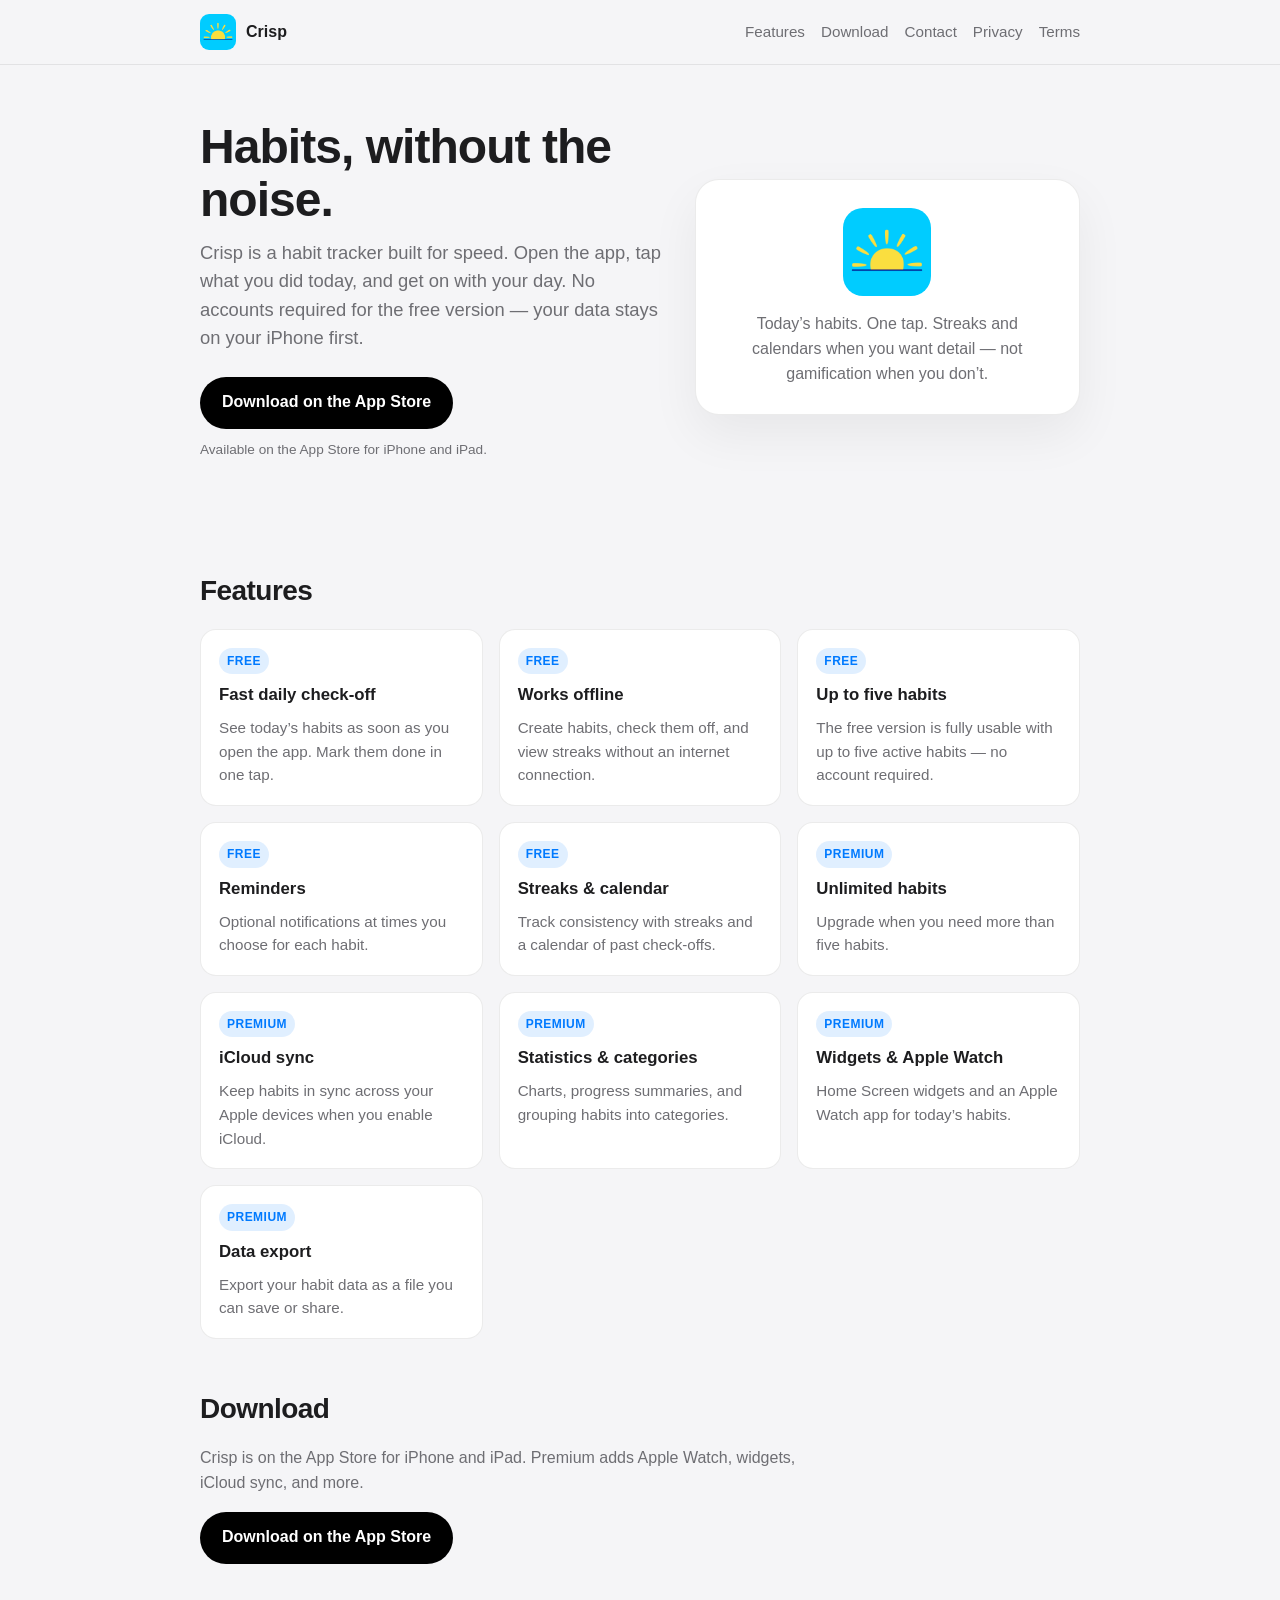
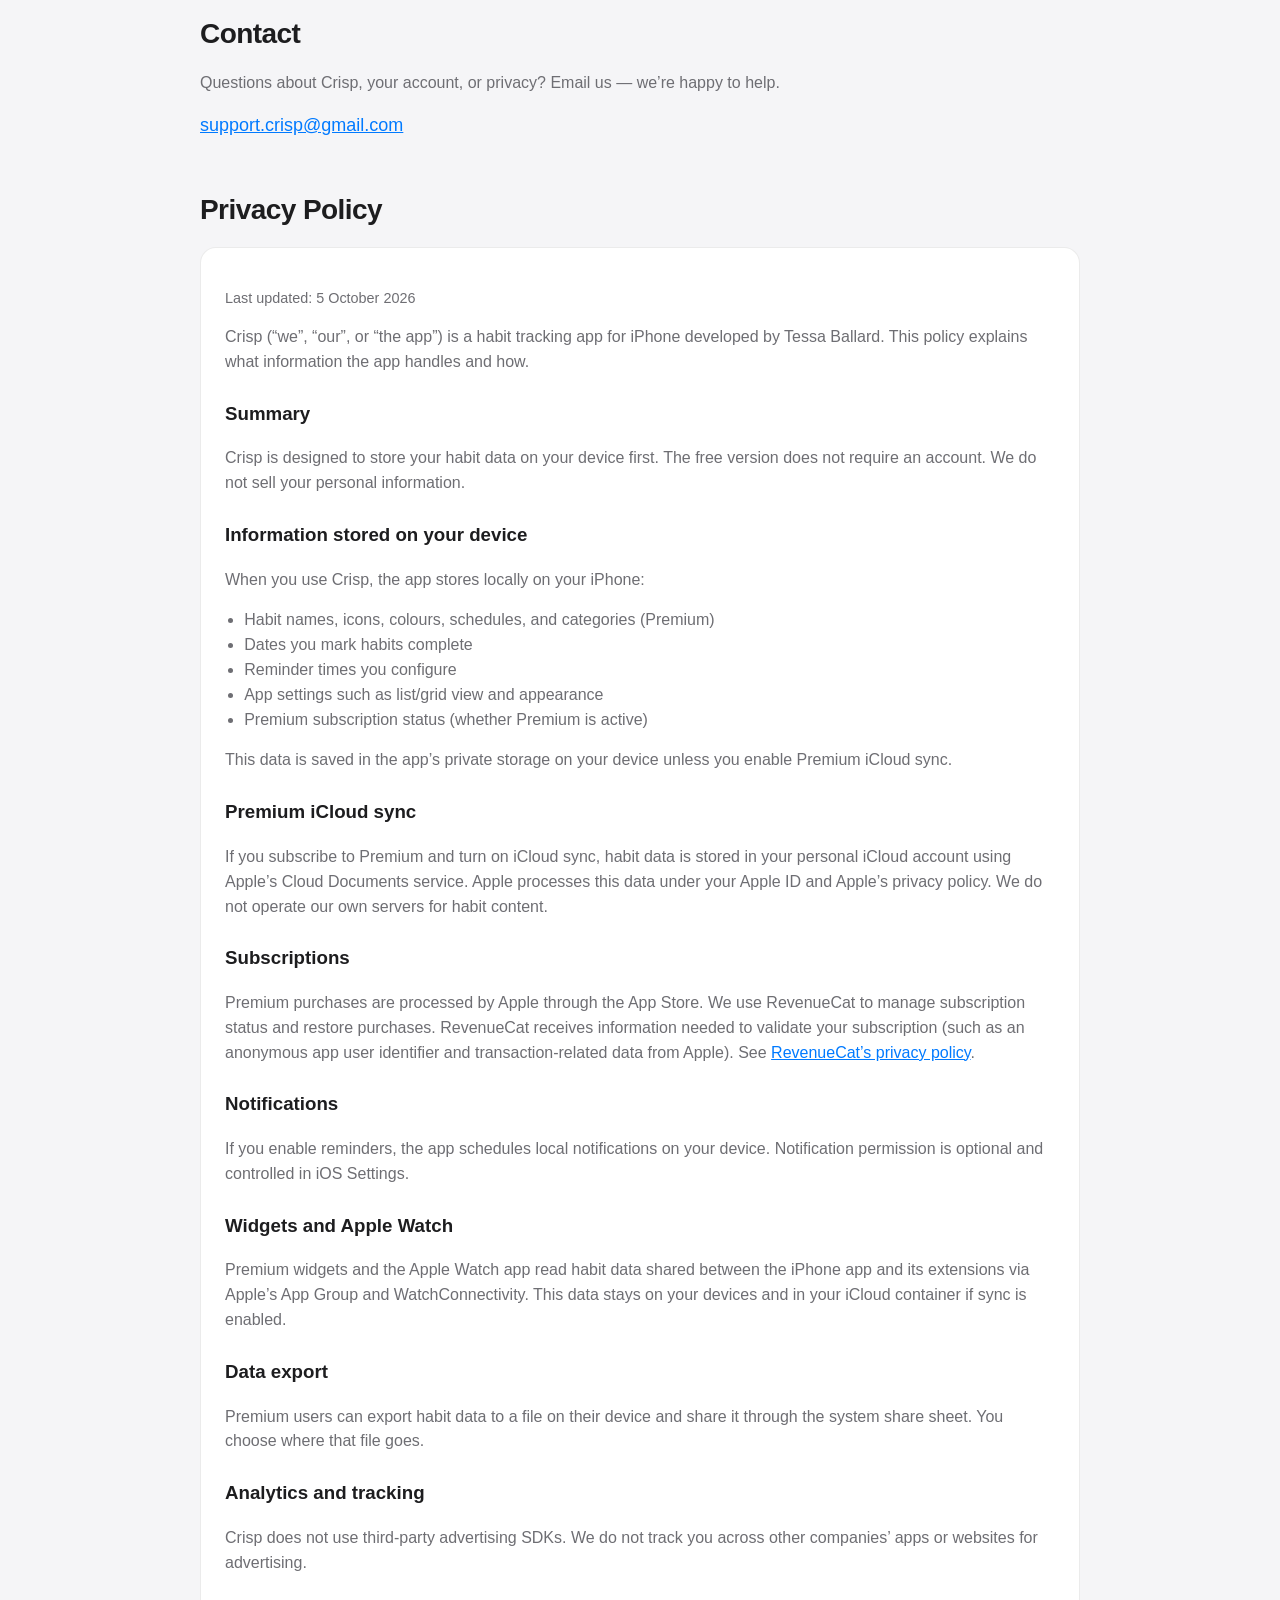
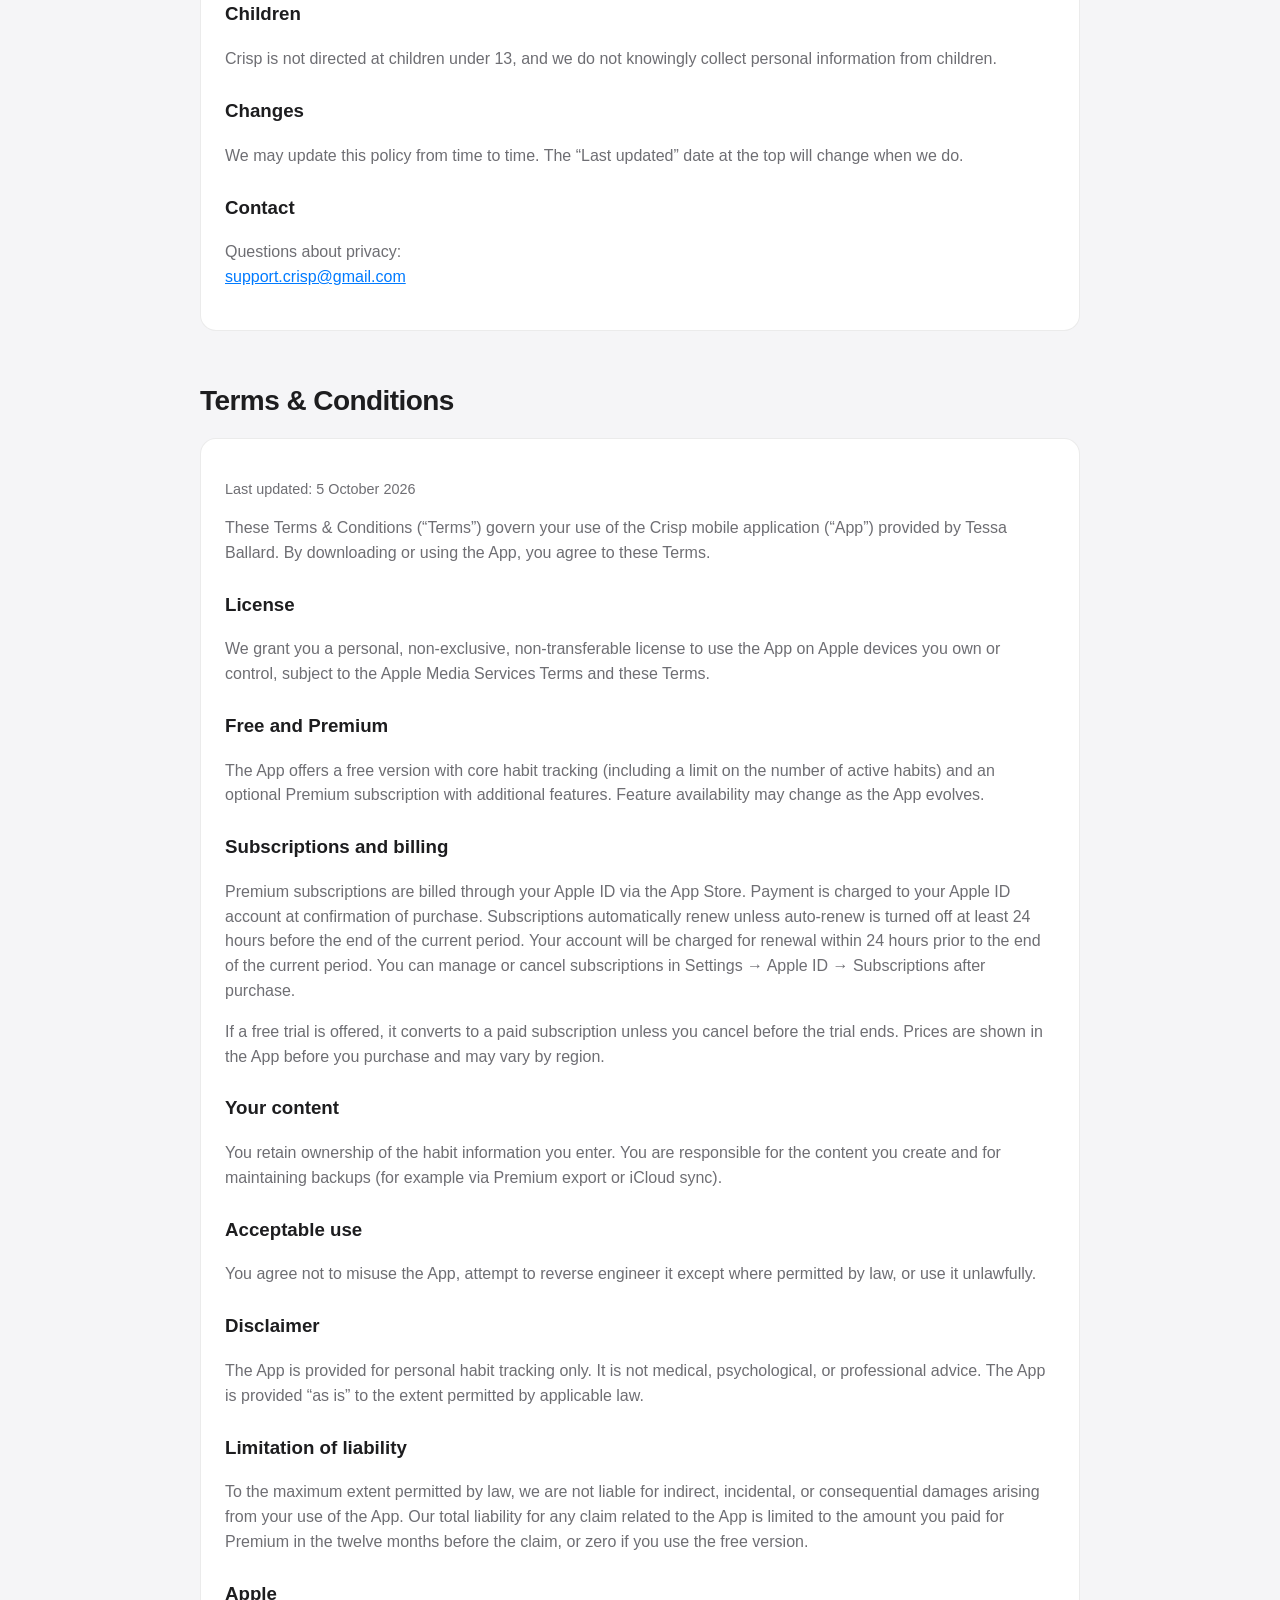
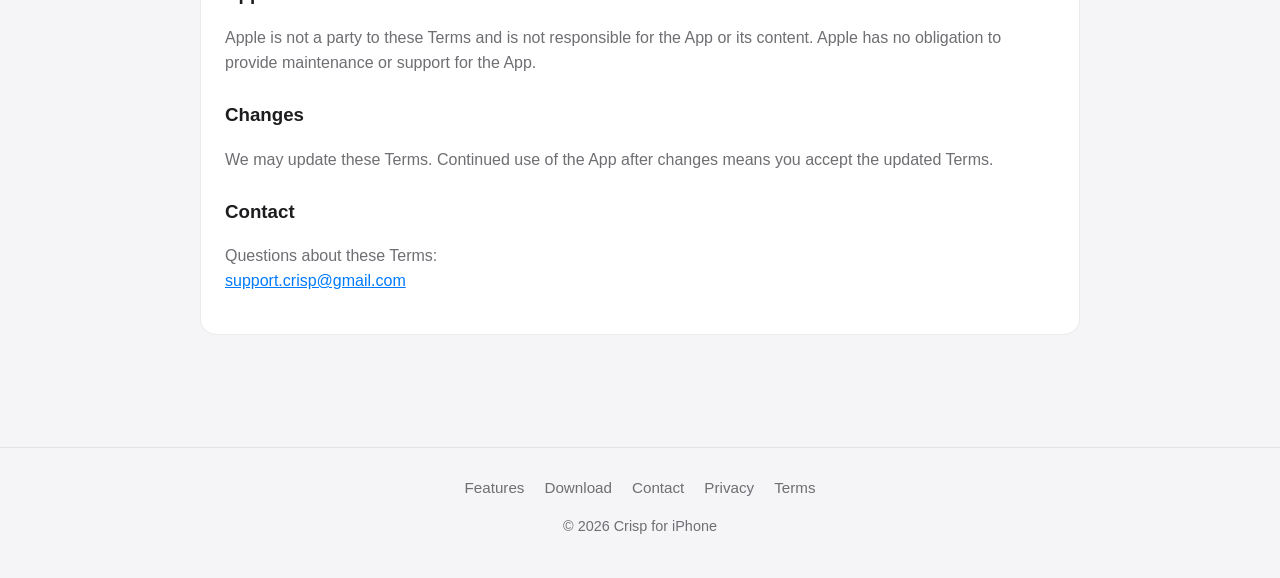
<file: index.html>
<!DOCTYPE html>
<html lang="en">
  <head>
    <meta charset="utf-8" />
    <meta name="viewport" content="width=device-width, initial-scale=1" />
    <meta name="description" content="Crisp is a fast, calm habit tracker for iPhone. Check off habits in seconds. Works offline. Premium adds sync, widgets, Watch, and more." />
    <title>Crisp — Simple habit tracking</title>
    <link rel="icon" href="assets/icon.png" />
    <link rel="apple-touch-icon" href="assets/icon.png" />
    <link rel="stylesheet" href="styles.css" />
  </head>
  <body>
    <header>
      <nav class="nav" aria-label="Primary">
        <a class="brand" href="#top">
          <img src="assets/icon.png" width="36" height="36" alt="" />
          Crisp
        </a>
        <div class="nav-links">
          <a href="#features">Features</a>
          <a href="https://apps.apple.com/app/crisp/id6797441105">Download</a>
          <a href="#contact">Contact</a>
          <a href="#privacy">Privacy</a>
          <a href="#terms">Terms</a>
        </div>
      </nav>
    </header>

    <main id="top">
      <section class="hero" aria-labelledby="hero-title">
        <div>
          <h1 id="hero-title">Habits, without the noise.</h1>
          <p class="lead">
            Crisp is a habit tracker built for speed. Open the app, tap what you did today, and get on with your day.
            No accounts required for the free version — your data stays on your iPhone first.
          </p>
          <a
            id="app-store-link"
            class="app-store-button"
            href="https://apps.apple.com/app/crisp/id6797441105"
            target="_blank"
            rel="noopener noreferrer"
          >
            Download on the App Store
          </a>
          <p id="app-store-note" class="app-store-note">Available on the App Store for iPhone and iPad.</p>
        </div>
        <div class="hero-card">
          <img src="assets/icon.png" width="88" height="88" alt="Crisp app icon" />
          <p style="text-align: center; margin: 0; color: var(--text-secondary);">
            Today’s habits. One tap. Streaks and calendars when you want detail — not gamification when you don’t.
          </p>
        </div>
      </section>

      <section id="features" aria-labelledby="features-title">
        <h2 id="features-title">Features</h2>
        <div class="feature-grid">
          <article class="feature">
            <span class="tag">Free</span>
            <h3>Fast daily check-off</h3>
            <p>See today’s habits as soon as you open the app. Mark them done in one tap.</p>
          </article>
          <article class="feature">
            <span class="tag">Free</span>
            <h3>Works offline</h3>
            <p>Create habits, check them off, and view streaks without an internet connection.</p>
          </article>
          <article class="feature">
            <span class="tag">Free</span>
            <h3>Up to five habits</h3>
            <p>The free version is fully usable with up to five active habits — no account required.</p>
          </article>
          <article class="feature">
            <span class="tag">Free</span>
            <h3>Reminders</h3>
            <p>Optional notifications at times you choose for each habit.</p>
          </article>
          <article class="feature">
            <span class="tag">Free</span>
            <h3>Streaks &amp; calendar</h3>
            <p>Track consistency with streaks and a calendar of past check-offs.</p>
          </article>
          <article class="feature">
            <span class="tag">Premium</span>
            <h3>Unlimited habits</h3>
            <p>Upgrade when you need more than five habits.</p>
          </article>
          <article class="feature">
            <span class="tag">Premium</span>
            <h3>iCloud sync</h3>
            <p>Keep habits in sync across your Apple devices when you enable iCloud.</p>
          </article>
          <article class="feature">
            <span class="tag">Premium</span>
            <h3>Statistics &amp; categories</h3>
            <p>Charts, progress summaries, and grouping habits into categories.</p>
          </article>
          <article class="feature">
            <span class="tag">Premium</span>
            <h3>Widgets &amp; Apple Watch</h3>
            <p>Home Screen widgets and an Apple Watch app for today’s habits.</p>
          </article>
          <article class="feature">
            <span class="tag">Premium</span>
            <h3>Data export</h3>
            <p>Export your habit data as a file you can save or share.</p>
          </article>
        </div>
      </section>

      <section id="download" aria-labelledby="download-title">
        <h2 id="download-title">Download</h2>
        <p style="color: var(--text-secondary); max-width: 640px;">
          Crisp is on the App Store for iPhone and iPad. Premium adds Apple Watch, widgets, iCloud sync, and more.
        </p>
        <a
          id="app-store-link-footer"
          class="app-store-button"
          href="https://apps.apple.com/app/crisp/id6797441105"
          target="_blank"
          rel="noopener noreferrer"
        >
          Download on the App Store
        </a>
      </section>

      <section id="contact" aria-labelledby="contact-title">
        <h2 id="contact-title">Contact</h2>
        <p style="color: var(--text-secondary); max-width: 640px;">
          Questions about Crisp, your account, or privacy? Email us — we’re happy to help.
        </p>
        <p style="font-size: 1.125rem; margin: 0;">
          <a data-contact-email href="mailto:support.crisp@gmail.com">support.crisp@gmail.com</a>
        </p>
      </section>

      <section id="privacy" aria-labelledby="privacy-title">
        <h2 id="privacy-title">Privacy Policy</h2>
        <article class="legal">
          <p class="updated">Last updated: 5 October 2026</p>
          <p>
            Crisp (“we”, “our”, or “the app”) is a habit tracking app for iPhone developed by Tessa Ballard.
            This policy explains what information the app handles and how.
          </p>

          <h3>Summary</h3>
          <p>
            Crisp is designed to store your habit data on your device first. The free version does not require an account.
            We do not sell your personal information.
          </p>

          <h3>Information stored on your device</h3>
          <p>When you use Crisp, the app stores locally on your iPhone:</p>
          <ul>
            <li>Habit names, icons, colours, schedules, and categories (Premium)</li>
            <li>Dates you mark habits complete</li>
            <li>Reminder times you configure</li>
            <li>App settings such as list/grid view and appearance</li>
            <li>Premium subscription status (whether Premium is active)</li>
          </ul>
          <p>This data is saved in the app’s private storage on your device unless you enable Premium iCloud sync.</p>

          <h3>Premium iCloud sync</h3>
          <p>
            If you subscribe to Premium and turn on iCloud sync, habit data is stored in your personal iCloud account
            using Apple’s Cloud Documents service. Apple processes this data under your Apple ID and Apple’s privacy policy.
            We do not operate our own servers for habit content.
          </p>

          <h3>Subscriptions</h3>
          <p>
            Premium purchases are processed by Apple through the App Store. We use RevenueCat to manage subscription status
            and restore purchases. RevenueCat receives information needed to validate your subscription (such as an anonymous
            app user identifier and transaction-related data from Apple).
            See <a href="https://www.revenuecat.com/privacy" rel="noopener noreferrer">RevenueCat’s privacy policy</a>.
          </p>

          <h3>Notifications</h3>
          <p>
            If you enable reminders, the app schedules local notifications on your device. Notification permission is optional
            and controlled in iOS Settings.
          </p>

          <h3>Widgets and Apple Watch</h3>
          <p>
            Premium widgets and the Apple Watch app read habit data shared between the iPhone app and its extensions via Apple’s
            App Group and WatchConnectivity. This data stays on your devices and in your iCloud container if sync is enabled.
          </p>

          <h3>Data export</h3>
          <p>
            Premium users can export habit data to a file on their device and share it through the system share sheet.
            You choose where that file goes.
          </p>

          <h3>Analytics and tracking</h3>
          <p>
            Crisp does not use third-party advertising SDKs. We do not track you across other companies’ apps or websites for advertising.
          </p>

          <h3>Children</h3>
          <p>Crisp is not directed at children under 13, and we do not knowingly collect personal information from children.</p>

          <h3>Changes</h3>
          <p>We may update this policy from time to time. The “Last updated” date at the top will change when we do.</p>

          <h3>Contact</h3>
          <p class="legal-contact">
            Questions about privacy:<br />
            <a data-contact-email href="mailto:support.crisp@gmail.com">support.crisp@gmail.com</a>
          </p>
        </article>
      </section>

      <section id="terms" aria-labelledby="terms-title">
        <h2 id="terms-title">Terms &amp; Conditions</h2>
        <article class="legal">
          <p class="updated">Last updated: 5 October 2026</p>
          <p>
            These Terms &amp; Conditions (“Terms”) govern your use of the Crisp mobile application (“App”) provided by Tessa Ballard.
            By downloading or using the App, you agree to these Terms.
          </p>

          <h3>License</h3>
          <p>
            We grant you a personal, non-exclusive, non-transferable license to use the App on Apple devices you own or control,
            subject to the Apple Media Services Terms and these Terms.
          </p>

          <h3>Free and Premium</h3>
          <p>
            The App offers a free version with core habit tracking (including a limit on the number of active habits) and an optional
            Premium subscription with additional features. Feature availability may change as the App evolves.
          </p>

          <h3>Subscriptions and billing</h3>
          <p>
            Premium subscriptions are billed through your Apple ID via the App Store. Payment is charged to your Apple ID account
            at confirmation of purchase. Subscriptions automatically renew unless auto-renew is turned off at least 24 hours before
            the end of the current period. Your account will be charged for renewal within 24 hours prior to the end of the current period.
            You can manage or cancel subscriptions in Settings → Apple ID → Subscriptions after purchase.
          </p>
          <p>
            If a free trial is offered, it converts to a paid subscription unless you cancel before the trial ends. Prices are shown
            in the App before you purchase and may vary by region.
          </p>

          <h3>Your content</h3>
          <p>
            You retain ownership of the habit information you enter. You are responsible for the content you create and for maintaining
            backups (for example via Premium export or iCloud sync).
          </p>

          <h3>Acceptable use</h3>
          <p>You agree not to misuse the App, attempt to reverse engineer it except where permitted by law, or use it unlawfully.</p>

          <h3>Disclaimer</h3>
          <p>
            The App is provided for personal habit tracking only. It is not medical, psychological, or professional advice.
            The App is provided “as is” to the extent permitted by applicable law.
          </p>

          <h3>Limitation of liability</h3>
          <p>
            To the maximum extent permitted by law, we are not liable for indirect, incidental, or consequential damages arising from
            your use of the App. Our total liability for any claim related to the App is limited to the amount you paid for Premium
            in the twelve months before the claim, or zero if you use the free version.
          </p>

          <h3>Apple</h3>
          <p>
            Apple is not a party to these Terms and is not responsible for the App or its content. Apple has no obligation to provide
            maintenance or support for the App.
          </p>

          <h3>Changes</h3>
          <p>We may update these Terms. Continued use of the App after changes means you accept the updated Terms.</p>

          <h3>Contact</h3>
          <p class="legal-contact">
            Questions about these Terms:<br />
            <a data-contact-email href="mailto:support.crisp@gmail.com">support.crisp@gmail.com</a>
          </p>
        </article>
      </section>
    </main>

    <footer>
      <nav class="footer-nav" aria-label="Footer">
        <a href="#features">Features</a>
        <a href="https://apps.apple.com/app/crisp/id6797441105">Download</a>
        <a href="#contact">Contact</a>
        <a href="#privacy">Privacy</a>
        <a href="#terms">Terms</a>
      </nav>
      <p class="footer-copy">&copy; 2026 Crisp for iPhone</p>
    </footer>

    <script src="site-config.js"></script>
    <script src="app.js"></script>
  </body>
</html>
</file>
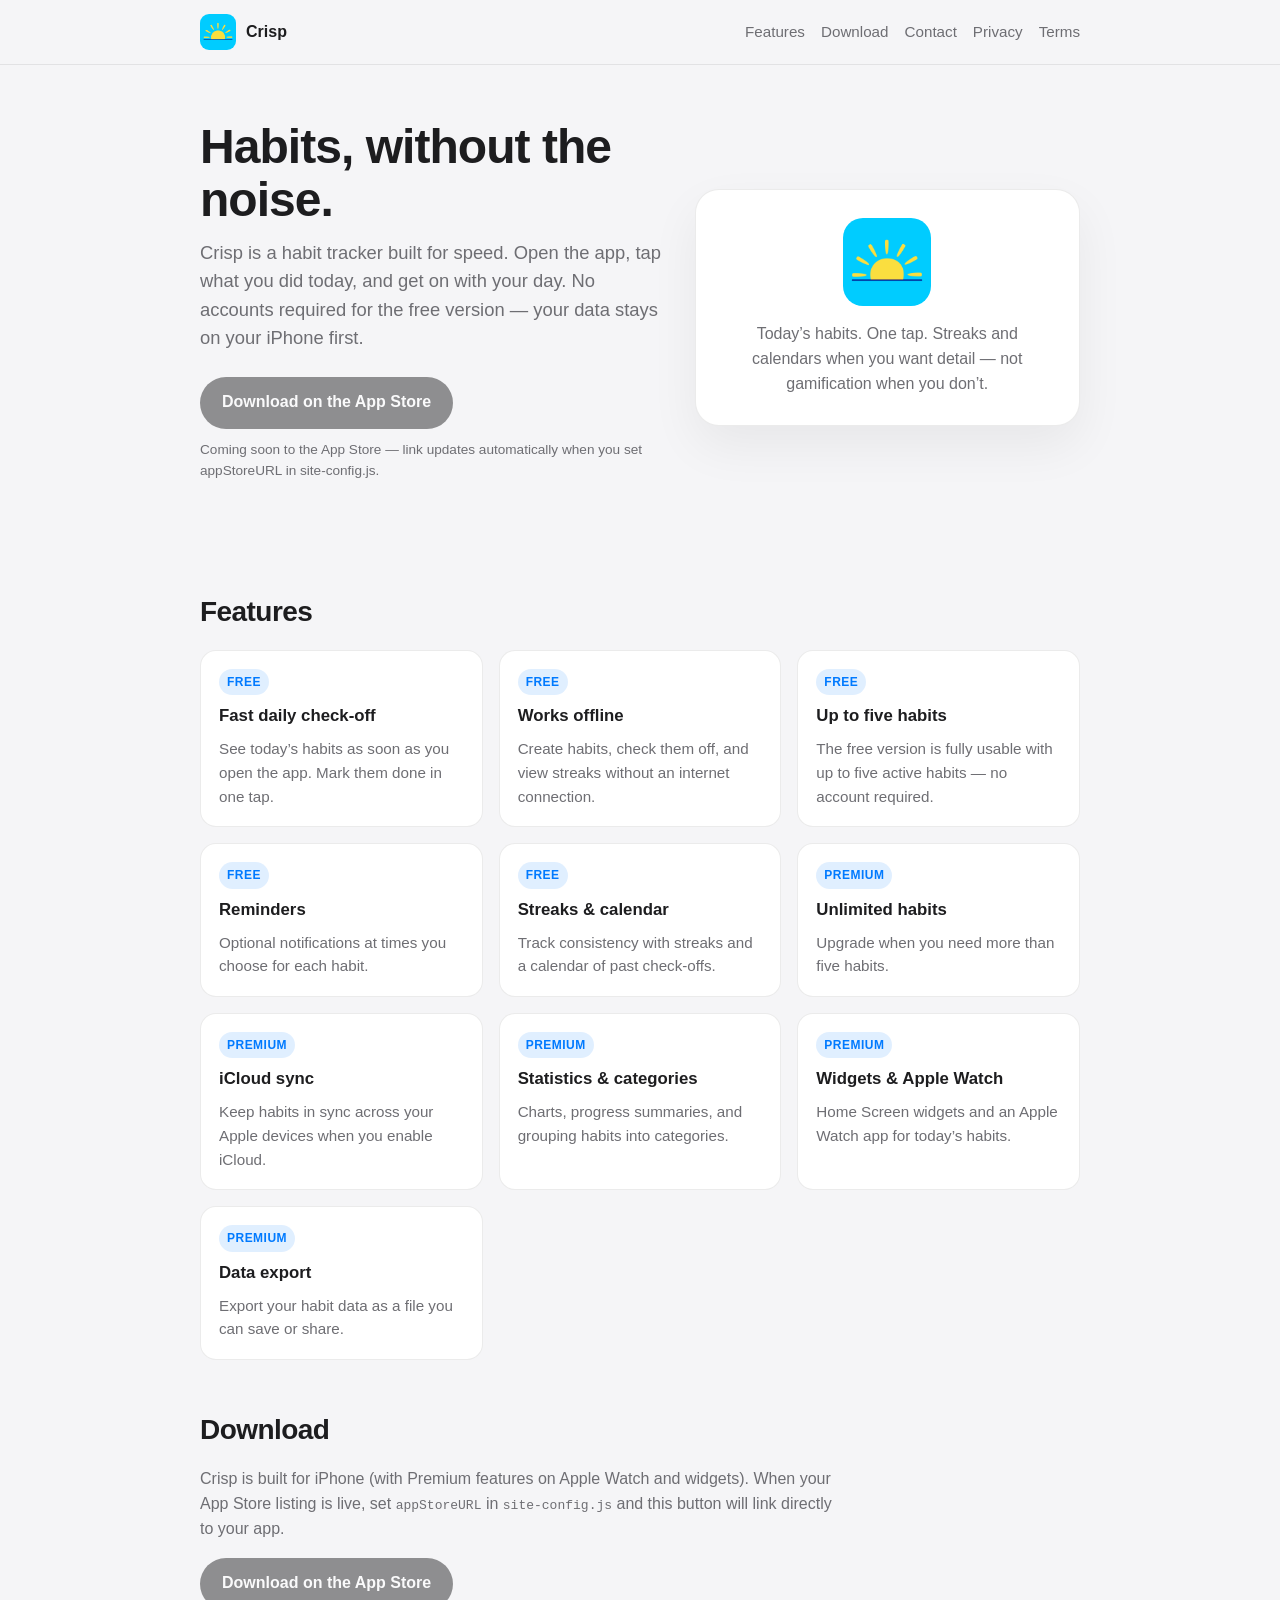
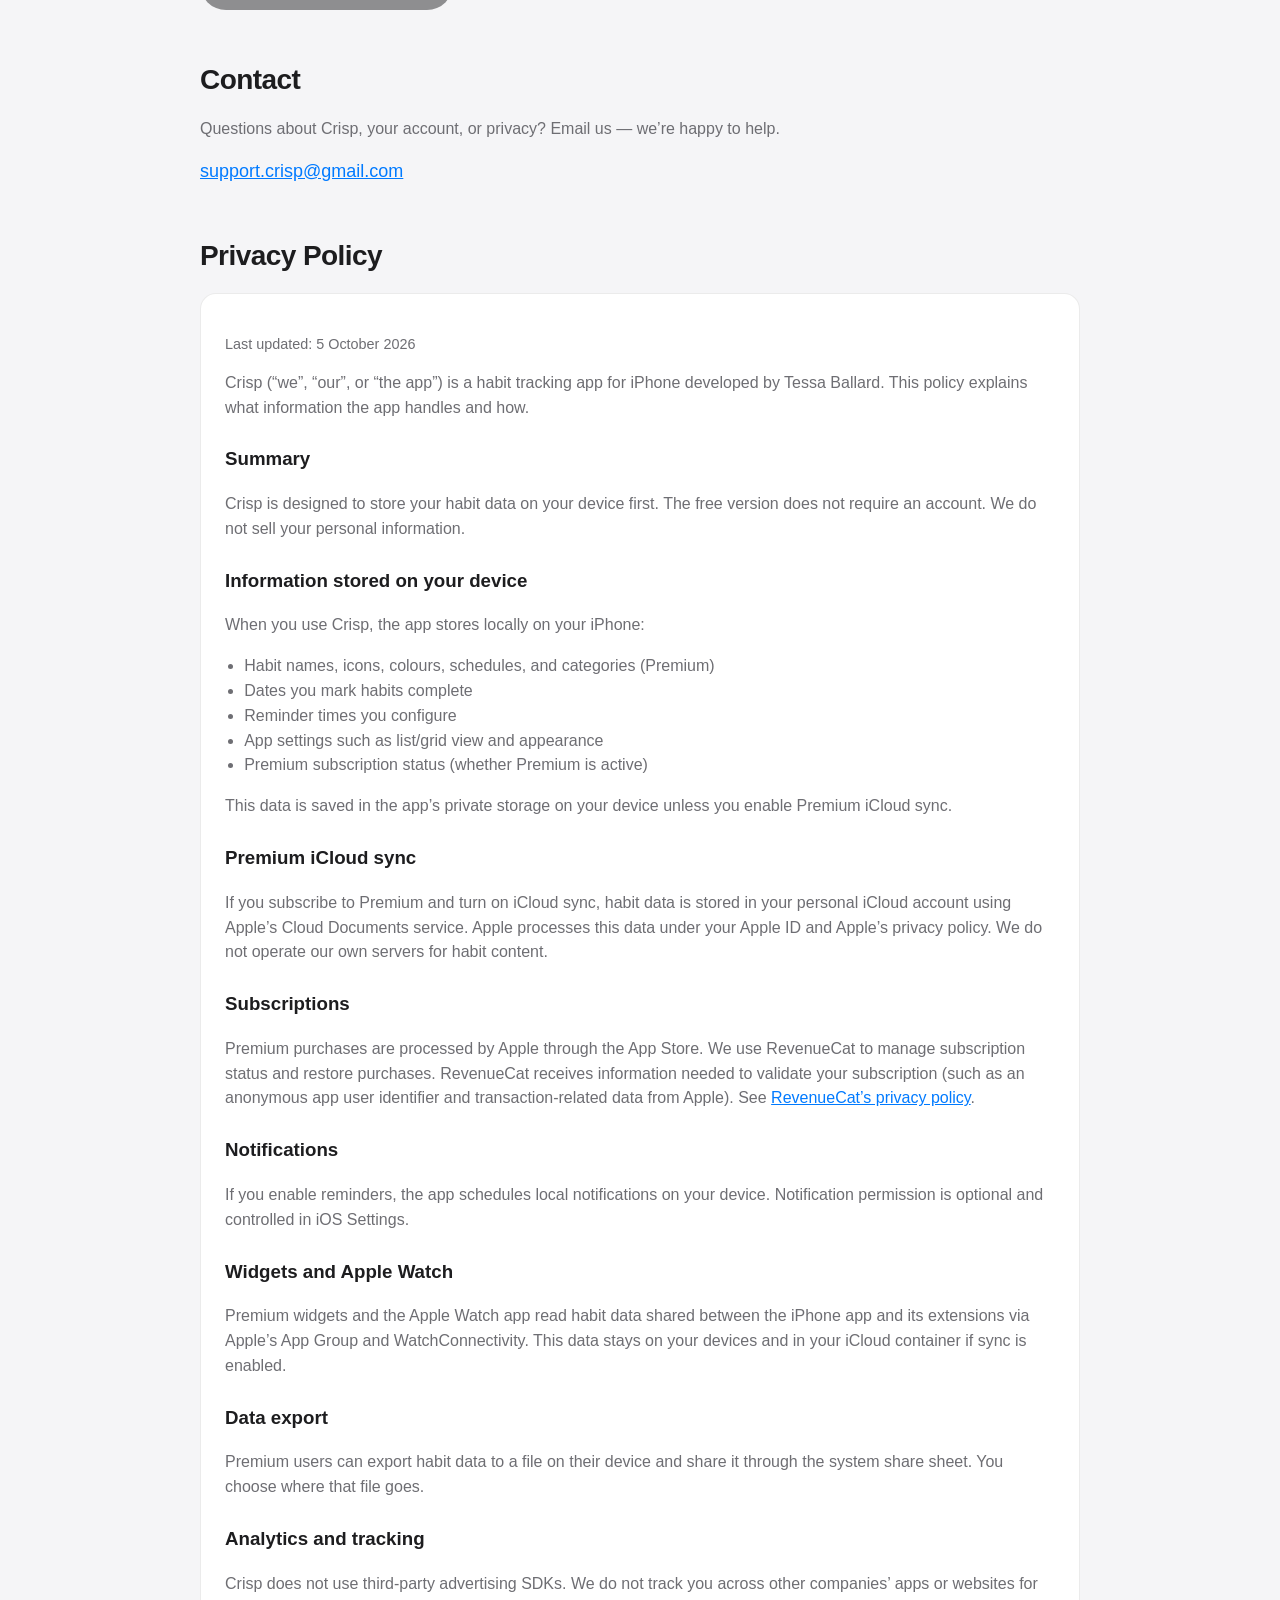
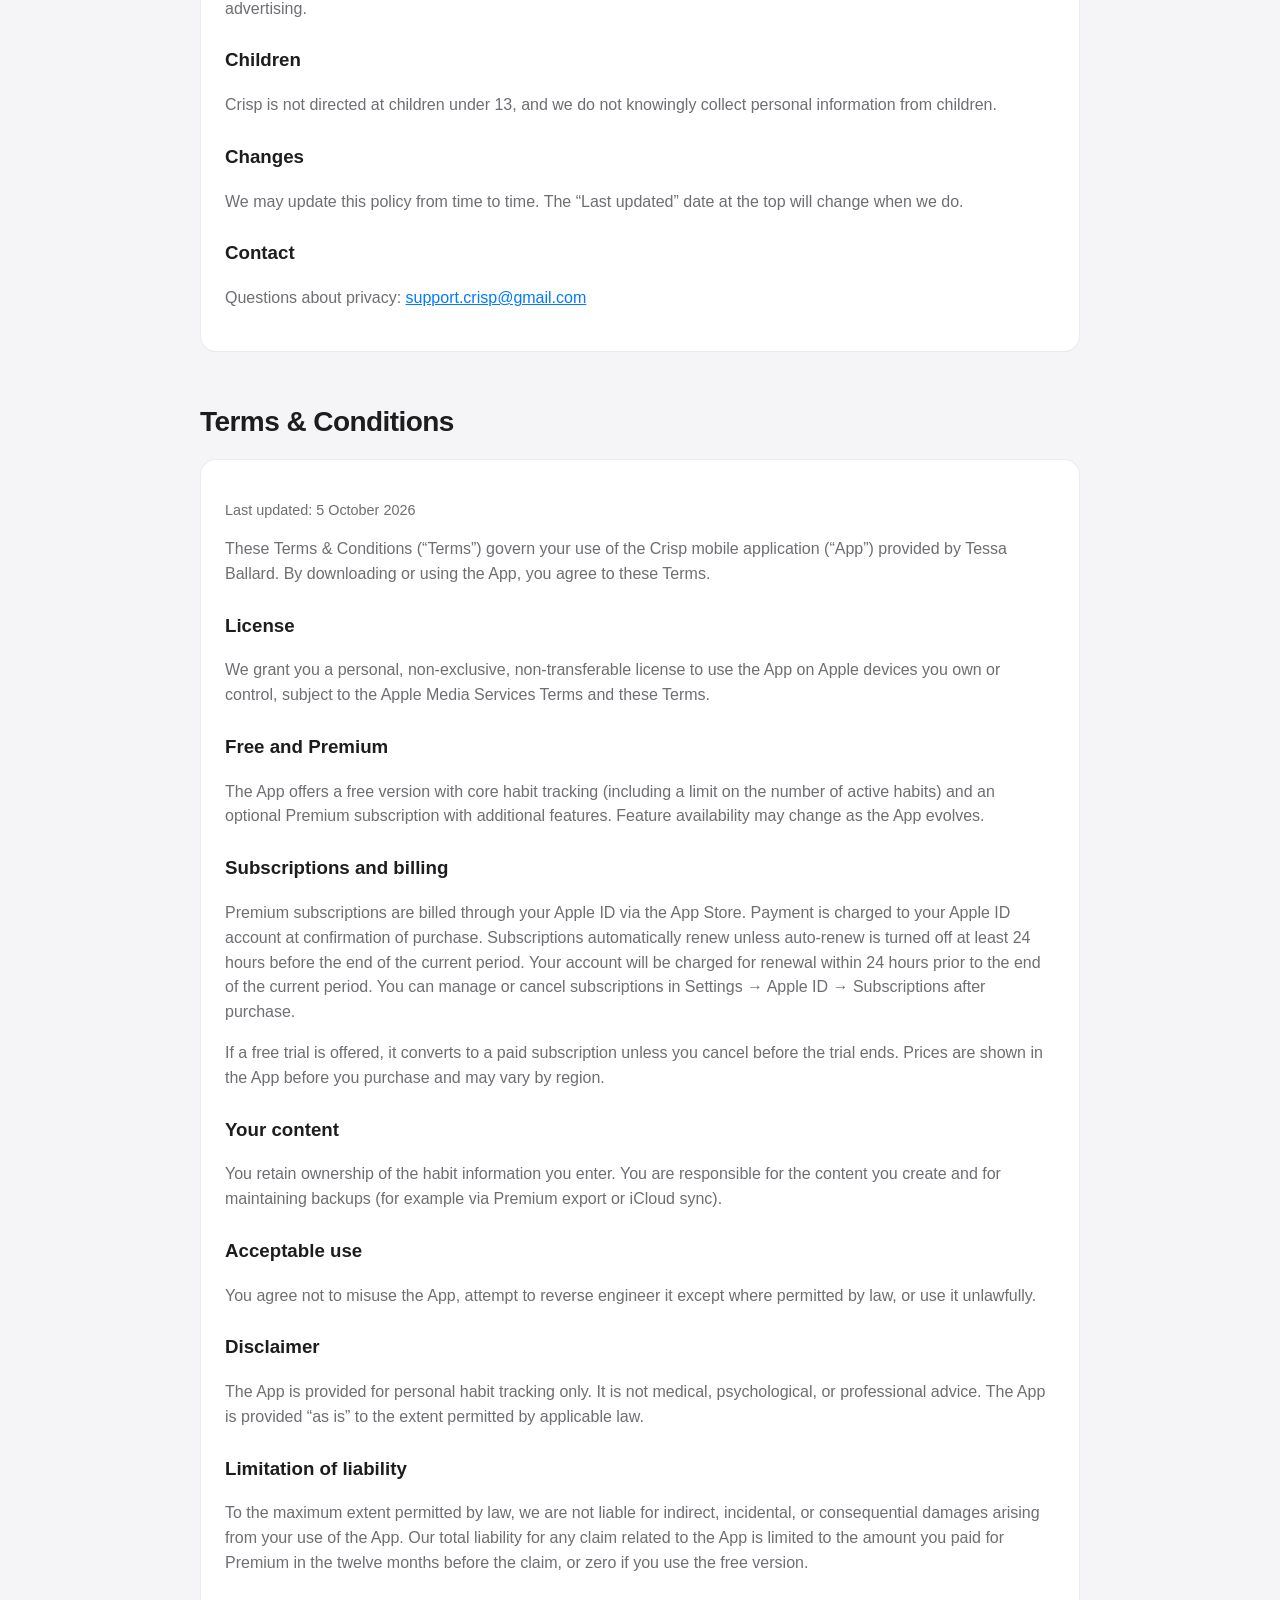
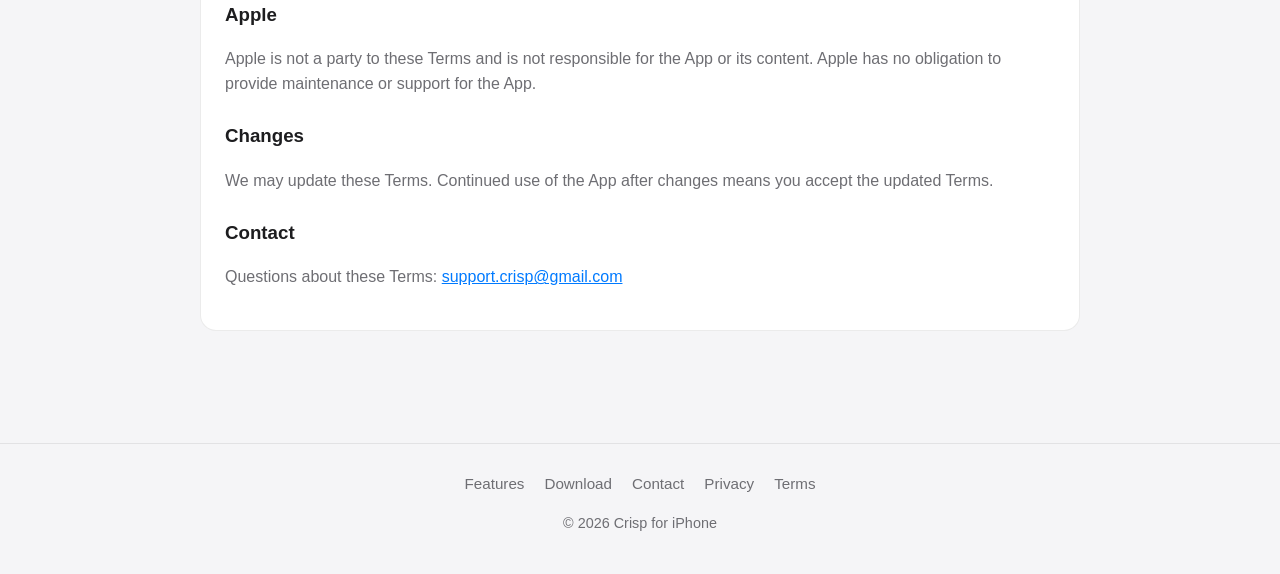
<file: website/index.html>
<!DOCTYPE html>
<html lang="en">
  <head>
    <meta charset="utf-8" />
    <meta name="viewport" content="width=device-width, initial-scale=1" />
    <meta name="description" content="Crisp is a fast, calm habit tracker for iPhone. Check off habits in seconds. Works offline. Premium adds sync, widgets, Watch, and more." />
    <title>Crisp — Simple habit tracking</title>
    <link rel="icon" href="assets/icon.png" />
    <link rel="apple-touch-icon" href="assets/icon.png" />
    <link rel="stylesheet" href="styles.css" />
  </head>
  <body>
    <header>
      <nav class="nav" aria-label="Primary">
        <a class="brand" href="#top">
          <img src="assets/icon.png" width="36" height="36" alt="" />
          Crisp
        </a>
        <div class="nav-links">
          <a href="#features">Features</a>
          <a href="#download">Download</a>
          <a href="#contact">Contact</a>
          <a href="#privacy">Privacy</a>
          <a href="#terms">Terms</a>
        </div>
      </nav>
    </header>

    <main id="top">
      <section class="hero" aria-labelledby="hero-title">
        <div>
          <h1 id="hero-title">Habits, without the noise.</h1>
          <p class="lead">
            Crisp is a habit tracker built for speed. Open the app, tap what you did today, and get on with your day.
            No accounts required for the free version — your data stays on your iPhone first.
          </p>
          <a id="app-store-link" class="app-store-button" href="#download">
            Download on the App Store
          </a>
          <p id="app-store-note" class="app-store-note"></p>
        </div>
        <div class="hero-card">
          <img src="assets/icon.png" width="88" height="88" alt="Crisp app icon" />
          <p style="text-align: center; margin: 0; color: var(--text-secondary);">
            Today’s habits. One tap. Streaks and calendars when you want detail — not gamification when you don’t.
          </p>
        </div>
      </section>

      <section id="features" aria-labelledby="features-title">
        <h2 id="features-title">Features</h2>
        <div class="feature-grid">
          <article class="feature">
            <span class="tag">Free</span>
            <h3>Fast daily check-off</h3>
            <p>See today’s habits as soon as you open the app. Mark them done in one tap.</p>
          </article>
          <article class="feature">
            <span class="tag">Free</span>
            <h3>Works offline</h3>
            <p>Create habits, check them off, and view streaks without an internet connection.</p>
          </article>
          <article class="feature">
            <span class="tag">Free</span>
            <h3>Up to five habits</h3>
            <p>The free version is fully usable with up to five active habits — no account required.</p>
          </article>
          <article class="feature">
            <span class="tag">Free</span>
            <h3>Reminders</h3>
            <p>Optional notifications at times you choose for each habit.</p>
          </article>
          <article class="feature">
            <span class="tag">Free</span>
            <h3>Streaks &amp; calendar</h3>
            <p>Track consistency with streaks and a calendar of past check-offs.</p>
          </article>
          <article class="feature">
            <span class="tag">Premium</span>
            <h3>Unlimited habits</h3>
            <p>Upgrade when you need more than five habits.</p>
          </article>
          <article class="feature">
            <span class="tag">Premium</span>
            <h3>iCloud sync</h3>
            <p>Keep habits in sync across your Apple devices when you enable iCloud.</p>
          </article>
          <article class="feature">
            <span class="tag">Premium</span>
            <h3>Statistics &amp; categories</h3>
            <p>Charts, progress summaries, and grouping habits into categories.</p>
          </article>
          <article class="feature">
            <span class="tag">Premium</span>
            <h3>Widgets &amp; Apple Watch</h3>
            <p>Home Screen widgets and an Apple Watch app for today’s habits.</p>
          </article>
          <article class="feature">
            <span class="tag">Premium</span>
            <h3>Data export</h3>
            <p>Export your habit data as a file you can save or share.</p>
          </article>
        </div>
      </section>

      <section id="download" aria-labelledby="download-title">
        <h2 id="download-title">Download</h2>
        <p style="color: var(--text-secondary); max-width: 640px;">
          Crisp is built for iPhone (with Premium features on Apple Watch and widgets). When your App Store listing is live,
          set <code>appStoreURL</code> in <code>site-config.js</code> and this button will link directly to your app.
        </p>
        <a id="app-store-link-footer" class="app-store-button is-disabled" href="#download" aria-disabled="true">
          Download on the App Store
        </a>
      </section>

      <section id="contact" aria-labelledby="contact-title">
        <h2 id="contact-title">Contact</h2>
        <p style="color: var(--text-secondary); max-width: 640px;">
          Questions about Crisp, your account, or privacy? Email us — we’re happy to help.
        </p>
        <p style="font-size: 1.125rem; margin: 0;">
          <a data-contact-email href="mailto:support.crisp@gmail.com">support.crisp@gmail.com</a>
        </p>
      </section>

      <section id="privacy" aria-labelledby="privacy-title">
        <h2 id="privacy-title">Privacy Policy</h2>
        <article class="legal">
          <p class="updated">Last updated: 5 October 2026</p>
          <p>
            Crisp (“we”, “our”, or “the app”) is a habit tracking app for iPhone developed by Tessa Ballard.
            This policy explains what information the app handles and how.
          </p>

          <h3>Summary</h3>
          <p>
            Crisp is designed to store your habit data on your device first. The free version does not require an account.
            We do not sell your personal information.
          </p>

          <h3>Information stored on your device</h3>
          <p>When you use Crisp, the app stores locally on your iPhone:</p>
          <ul>
            <li>Habit names, icons, colours, schedules, and categories (Premium)</li>
            <li>Dates you mark habits complete</li>
            <li>Reminder times you configure</li>
            <li>App settings such as list/grid view and appearance</li>
            <li>Premium subscription status (whether Premium is active)</li>
          </ul>
          <p>This data is saved in the app’s private storage on your device unless you enable Premium iCloud sync.</p>

          <h3>Premium iCloud sync</h3>
          <p>
            If you subscribe to Premium and turn on iCloud sync, habit data is stored in your personal iCloud account
            using Apple’s Cloud Documents service. Apple processes this data under your Apple ID and Apple’s privacy policy.
            We do not operate our own servers for habit content.
          </p>

          <h3>Subscriptions</h3>
          <p>
            Premium purchases are processed by Apple through the App Store. We use RevenueCat to manage subscription status
            and restore purchases. RevenueCat receives information needed to validate your subscription (such as an anonymous
            app user identifier and transaction-related data from Apple). See
            <a href="https://www.revenuecat.com/privacy" rel="noopener noreferrer">RevenueCat’s privacy policy</a>.
          </p>

          <h3>Notifications</h3>
          <p>
            If you enable reminders, the app schedules local notifications on your device. Notification permission is optional
            and controlled in iOS Settings.
          </p>

          <h3>Widgets and Apple Watch</h3>
          <p>
            Premium widgets and the Apple Watch app read habit data shared between the iPhone app and its extensions via Apple’s
            App Group and WatchConnectivity. This data stays on your devices and in your iCloud container if sync is enabled.
          </p>

          <h3>Data export</h3>
          <p>
            Premium users can export habit data to a file on their device and share it through the system share sheet.
            You choose where that file goes.
          </p>

          <h3>Analytics and tracking</h3>
          <p>
            Crisp does not use third-party advertising SDKs. We do not track you across other companies’ apps or websites for advertising.
          </p>

          <h3>Children</h3>
          <p>Crisp is not directed at children under 13, and we do not knowingly collect personal information from children.</p>

          <h3>Changes</h3>
          <p>We may update this policy from time to time. The “Last updated” date at the top will change when we do.</p>

          <h3>Contact</h3>
          <p>
            Questions about privacy:
            <a data-contact-email href="mailto:support.crisp@gmail.com">support.crisp@gmail.com</a>
          </p>
        </article>
      </section>

      <section id="terms" aria-labelledby="terms-title">
        <h2 id="terms-title">Terms &amp; Conditions</h2>
        <article class="legal">
          <p class="updated">Last updated: 5 October 2026</p>
          <p>
            These Terms &amp; Conditions (“Terms”) govern your use of the Crisp mobile application (“App”) provided by Tessa Ballard.
            By downloading or using the App, you agree to these Terms.
          </p>

          <h3>License</h3>
          <p>
            We grant you a personal, non-exclusive, non-transferable license to use the App on Apple devices you own or control,
            subject to the Apple Media Services Terms and these Terms.
          </p>

          <h3>Free and Premium</h3>
          <p>
            The App offers a free version with core habit tracking (including a limit on the number of active habits) and an optional
            Premium subscription with additional features. Feature availability may change as the App evolves.
          </p>

          <h3>Subscriptions and billing</h3>
          <p>
            Premium subscriptions are billed through your Apple ID via the App Store. Payment is charged to your Apple ID account
            at confirmation of purchase. Subscriptions automatically renew unless auto-renew is turned off at least 24 hours before
            the end of the current period. Your account will be charged for renewal within 24 hours prior to the end of the current period.
            You can manage or cancel subscriptions in Settings → Apple ID → Subscriptions after purchase.
          </p>
          <p>
            If a free trial is offered, it converts to a paid subscription unless you cancel before the trial ends. Prices are shown
            in the App before you purchase and may vary by region.
          </p>

          <h3>Your content</h3>
          <p>
            You retain ownership of the habit information you enter. You are responsible for the content you create and for maintaining
            backups (for example via Premium export or iCloud sync).
          </p>

          <h3>Acceptable use</h3>
          <p>You agree not to misuse the App, attempt to reverse engineer it except where permitted by law, or use it unlawfully.</p>

          <h3>Disclaimer</h3>
          <p>
            The App is provided for personal habit tracking only. It is not medical, psychological, or professional advice.
            The App is provided “as is” to the extent permitted by applicable law.
          </p>

          <h3>Limitation of liability</h3>
          <p>
            To the maximum extent permitted by law, we are not liable for indirect, incidental, or consequential damages arising from
            your use of the App. Our total liability for any claim related to the App is limited to the amount you paid for Premium
            in the twelve months before the claim, or zero if you use the free version.
          </p>

          <h3>Apple</h3>
          <p>
            Apple is not a party to these Terms and is not responsible for the App or its content. Apple has no obligation to provide
            maintenance or support for the App.
          </p>

          <h3>Changes</h3>
          <p>We may update these Terms. Continued use of the App after changes means you accept the updated Terms.</p>

          <h3>Contact</h3>
          <p>
            Questions about these Terms:
            <a data-contact-email href="mailto:support.crisp@gmail.com">support.crisp@gmail.com</a>
          </p>
        </article>
      </section>
    </main>

    <footer>
      <nav class="footer-nav" aria-label="Footer">
        <a href="#features">Features</a>
        <a href="#download">Download</a>
        <a href="#contact">Contact</a>
        <a href="#privacy">Privacy</a>
        <a href="#terms">Terms</a>
      </nav>
      <p class="footer-copy">&copy; 2026 Crisp for iPhone</p>
    </footer>

    <script src="site-config.js"></script>
    <script>
      (function () {
        const config = window.CRISP_SITE_CONFIG || {};
        const url = (config.appStoreURL || "").trim();
        const links = [document.getElementById("app-store-link"), document.getElementById("app-store-link-footer")];
        links.forEach(function (link) {
          if (!link) return;
          if (url) {
            link.href = url;
            link.classList.remove("is-disabled");
            link.removeAttribute("aria-disabled");
          }
        });
      })();
    </script>
    <script src="app.js"></script>
  </body>
</html>
</file>
<file: styles.css>
:root {
  --bg: #f5f5f7;
  --surface: #ffffff;
  --text: #1d1d1f;
  --text-secondary: #6e6e73;
  --accent: #007aff;
  --accent-soft: rgba(0, 122, 255, 0.12);
  --border: rgba(0, 0, 0, 0.08);
  --radius: 16px;
  --max: 920px;
}

* {
  box-sizing: border-box;
}

html {
  scroll-behavior: smooth;
}

body {
  margin: 0;
  font-family: -apple-system, BlinkMacSystemFont, "SF Pro Text", "Segoe UI", Roboto, Helvetica, Arial, sans-serif;
  color: var(--text);
  background: var(--bg);
  line-height: 1.55;
}

a {
  color: var(--accent);
}

header {
  position: sticky;
  top: 0;
  z-index: 10;
  backdrop-filter: blur(16px);
  background: rgba(245, 245, 247, 0.85);
  border-bottom: 1px solid var(--border);
}

.nav {
  max-width: var(--max);
  margin: 0 auto;
  padding: 14px 20px;
  display: flex;
  align-items: center;
  justify-content: space-between;
  gap: 16px;
}

.brand {
  display: flex;
  align-items: center;
  gap: 10px;
  font-weight: 600;
  color: var(--text);
  text-decoration: none;
}

.brand img {
  width: 36px;
  height: 36px;
  border-radius: 9px;
}

.nav-links {
  display: flex;
  flex-wrap: wrap;
  gap: 16px;
}

.nav-links a {
  color: var(--text-secondary);
  text-decoration: none;
  font-size: 0.95rem;
}

.nav-links a:hover {
  color: var(--text);
}

main {
  max-width: var(--max);
  margin: 0 auto;
  padding: 32px 20px 64px;
}

.hero {
  display: grid;
  grid-template-columns: 1.2fr 1fr;
  gap: 32px;
  align-items: center;
  padding: 24px 0 48px;
}

@media (max-width: 768px) {
  .hero {
    grid-template-columns: 1fr;
    text-align: center;
  }
}

.hero h1 {
  font-size: clamp(2rem, 5vw, 3rem);
  line-height: 1.1;
  margin: 0 0 12px;
  letter-spacing: -0.02em;
}

.hero p.lead {
  font-size: 1.15rem;
  color: var(--text-secondary);
  margin: 0 0 24px;
}

.hero-card {
  background: var(--surface);
  border: 1px solid var(--border);
  border-radius: 24px;
  padding: 28px;
  box-shadow: 0 20px 50px rgba(0, 0, 0, 0.06);
}

.hero-card img {
  width: 88px;
  height: 88px;
  border-radius: 20px;
  display: block;
  margin: 0 auto 16px;
}

.app-store-button {
  display: inline-flex;
  align-items: center;
  justify-content: center;
  gap: 10px;
  min-height: 52px;
  padding: 0 22px;
  border-radius: 999px;
  background: #000;
  color: #fff;
  text-decoration: none;
  font-weight: 600;
  transition: transform 0.15s ease, opacity 0.15s ease;
}

.app-store-button:hover {
  transform: translateY(-1px);
}

.app-store-button[disabled],
.app-store-button.is-disabled {
  pointer-events: none;
  opacity: 0.55;
  background: #3a3a3c;
}

.app-store-note {
  margin-top: 10px;
  font-size: 0.85rem;
  color: var(--text-secondary);
}

section {
  margin-bottom: 48px;
}

section h2 {
  font-size: 1.75rem;
  margin: 0 0 16px;
  letter-spacing: -0.02em;
}

.feature-grid {
  display: grid;
  grid-template-columns: repeat(auto-fit, minmax(240px, 1fr));
  gap: 16px;
}

.feature {
  background: var(--surface);
  border: 1px solid var(--border);
  border-radius: var(--radius);
  padding: 18px;
}

.feature h3 {
  margin: 0 0 8px;
  font-size: 1.05rem;
}

.feature p {
  margin: 0;
  color: var(--text-secondary);
  font-size: 0.95rem;
}

.feature .tag {
  display: inline-block;
  margin-bottom: 8px;
  font-size: 0.75rem;
  font-weight: 600;
  text-transform: uppercase;
  letter-spacing: 0.04em;
  color: var(--accent);
  background: var(--accent-soft);
  padding: 4px 8px;
  border-radius: 999px;
}

.legal {
  background: var(--surface);
  border: 1px solid var(--border);
  border-radius: var(--radius);
  padding: 24px;
}

.legal h3 {
  margin-top: 24px;
}

.legal h3:first-child {
  margin-top: 0;
}

.legal p,
.legal li {
  color: var(--text-secondary);
}

.legal ul {
  padding-left: 1.2rem;
}

.legal .updated {
  font-size: 0.9rem;
  color: var(--text-secondary);
  margin-bottom: 16px;
}

footer {
  border-top: 1px solid var(--border);
  padding: 28px 20px 40px;
  text-align: center;
  color: var(--text-secondary);
  font-size: 0.9rem;
}

.footer-nav {
  display: flex;
  flex-wrap: wrap;
  justify-content: center;
  gap: 16px 20px;
  margin-bottom: 16px;
}

.footer-nav a {
  color: var(--text-secondary);
  text-decoration: none;
  font-size: 0.95rem;
}

.footer-nav a:hover {
  color: var(--text);
}

.footer-copy {
  margin: 0;
}
</file>
<file: website/styles.css>
:root {
  --bg: #f5f5f7;
  --surface: #ffffff;
  --text: #1d1d1f;
  --text-secondary: #6e6e73;
  --accent: #007aff;
  --accent-soft: rgba(0, 122, 255, 0.12);
  --border: rgba(0, 0, 0, 0.08);
  --radius: 16px;
  --max: 920px;
}

* {
  box-sizing: border-box;
}

html {
  scroll-behavior: smooth;
}

body {
  margin: 0;
  font-family: -apple-system, BlinkMacSystemFont, "SF Pro Text", "Segoe UI", Roboto, Helvetica, Arial, sans-serif;
  color: var(--text);
  background: var(--bg);
  line-height: 1.55;
}

a {
  color: var(--accent);
}

header {
  position: sticky;
  top: 0;
  z-index: 10;
  backdrop-filter: blur(16px);
  background: rgba(245, 245, 247, 0.85);
  border-bottom: 1px solid var(--border);
}

.nav {
  max-width: var(--max);
  margin: 0 auto;
  padding: 14px 20px;
  display: flex;
  align-items: center;
  justify-content: space-between;
  gap: 16px;
}

.brand {
  display: flex;
  align-items: center;
  gap: 10px;
  font-weight: 600;
  color: var(--text);
  text-decoration: none;
}

.brand img {
  width: 36px;
  height: 36px;
  border-radius: 9px;
}

.nav-links {
  display: flex;
  flex-wrap: wrap;
  gap: 16px;
}

.nav-links a {
  color: var(--text-secondary);
  text-decoration: none;
  font-size: 0.95rem;
}

.nav-links a:hover {
  color: var(--text);
}

main {
  max-width: var(--max);
  margin: 0 auto;
  padding: 32px 20px 64px;
}

.hero {
  display: grid;
  grid-template-columns: 1.2fr 1fr;
  gap: 32px;
  align-items: center;
  padding: 24px 0 48px;
}

@media (max-width: 768px) {
  .hero {
    grid-template-columns: 1fr;
    text-align: center;
  }
}

.hero h1 {
  font-size: clamp(2rem, 5vw, 3rem);
  line-height: 1.1;
  margin: 0 0 12px;
  letter-spacing: -0.02em;
}

.hero p.lead {
  font-size: 1.15rem;
  color: var(--text-secondary);
  margin: 0 0 24px;
}

.hero-card {
  background: var(--surface);
  border: 1px solid var(--border);
  border-radius: 24px;
  padding: 28px;
  box-shadow: 0 20px 50px rgba(0, 0, 0, 0.06);
}

.hero-card img {
  width: 88px;
  height: 88px;
  border-radius: 20px;
  display: block;
  margin: 0 auto 16px;
}

.app-store-button {
  display: inline-flex;
  align-items: center;
  justify-content: center;
  gap: 10px;
  min-height: 52px;
  padding: 0 22px;
  border-radius: 999px;
  background: #000;
  color: #fff;
  text-decoration: none;
  font-weight: 600;
  transition: transform 0.15s ease, opacity 0.15s ease;
}

.app-store-button:hover {
  transform: translateY(-1px);
}

.app-store-button[disabled],
.app-store-button.is-disabled {
  pointer-events: none;
  opacity: 0.55;
  background: #3a3a3c;
}

.app-store-note {
  margin-top: 10px;
  font-size: 0.85rem;
  color: var(--text-secondary);
}

section {
  margin-bottom: 48px;
}

section h2 {
  font-size: 1.75rem;
  margin: 0 0 16px;
  letter-spacing: -0.02em;
}

.feature-grid {
  display: grid;
  grid-template-columns: repeat(auto-fit, minmax(240px, 1fr));
  gap: 16px;
}

.feature {
  background: var(--surface);
  border: 1px solid var(--border);
  border-radius: var(--radius);
  padding: 18px;
}

.feature h3 {
  margin: 0 0 8px;
  font-size: 1.05rem;
}

.feature p {
  margin: 0;
  color: var(--text-secondary);
  font-size: 0.95rem;
}

.feature .tag {
  display: inline-block;
  margin-bottom: 8px;
  font-size: 0.75rem;
  font-weight: 600;
  text-transform: uppercase;
  letter-spacing: 0.04em;
  color: var(--accent);
  background: var(--accent-soft);
  padding: 4px 8px;
  border-radius: 999px;
}

.legal {
  background: var(--surface);
  border: 1px solid var(--border);
  border-radius: var(--radius);
  padding: 24px;
}

.legal h3 {
  margin-top: 24px;
}

.legal h3:first-child {
  margin-top: 0;
}

.legal p,
.legal li {
  color: var(--text-secondary);
}

.legal ul {
  padding-left: 1.2rem;
}

.legal .updated {
  font-size: 0.9rem;
  color: var(--text-secondary);
  margin-bottom: 16px;
}

footer {
  border-top: 1px solid var(--border);
  padding: 28px 20px 40px;
  text-align: center;
  color: var(--text-secondary);
  font-size: 0.9rem;
}

.footer-nav {
  display: flex;
  flex-wrap: wrap;
  justify-content: center;
  gap: 16px 20px;
  margin-bottom: 16px;
}

.footer-nav a {
  color: var(--text-secondary);
  text-decoration: none;
  font-size: 0.95rem;
}

.footer-nav a:hover {
  color: var(--text);
}

.footer-copy {
  margin: 0;
}
</file>
